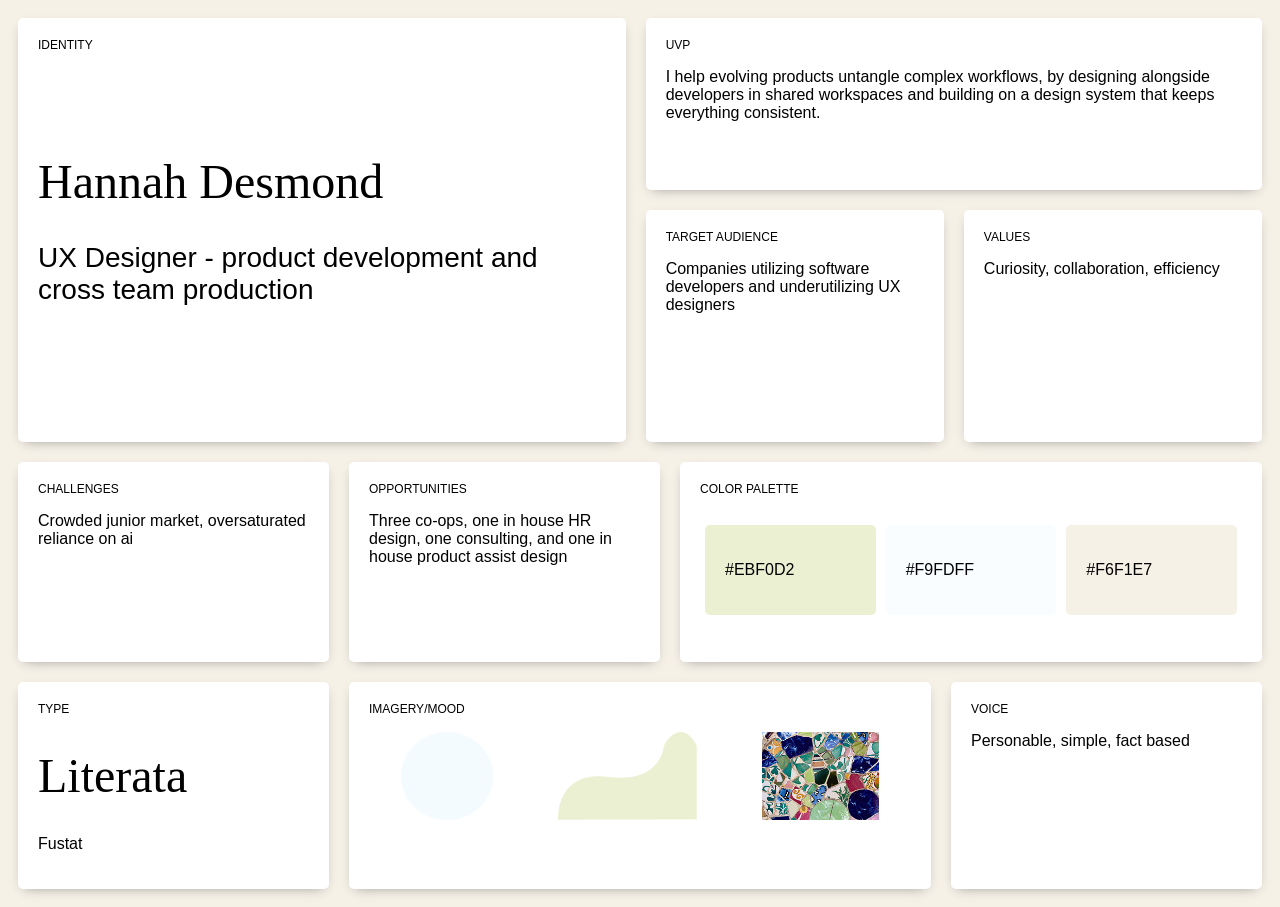
<file: brand-identity.html>
<!DOCTYPE html>
<html lang="en">
<head>
    <meta charset="UTF-8">
    <meta name="viewport" content="width=device-width, initial-scale=1.0">
    <link rel="stylesheet" href="class-styles.css">
    <title>Brand Identity</title>
</head>
<body class="tan">
    <main class="flex-horizontal">
        <div class= "identity-card main">
            <h3>IDENTITY</h3>
            <h1>Hannah Desmond</h1>
            <h2>UX Designer - product development and cross team production</h2>
        </div>
        <div class="card-holder">
            <div class="identity-card long">
                <h3>UVP</h3>
                <p>I help evolving products untangle complex workflows,  by designing alongside developers in shared workspaces and building on a design system that keeps everything consistent.</p>
            </div>
            <div class="identity-card short">
                <h3>TARGET AUDIENCE</h3>
                <p>Companies utilizing software developers and underutilizing UX designers</p>
            </div>
            <div class="identity-card short">
                <h3>VALUES</h3>
                <p>Curiosity, collaboration, efficiency</p>
            </div>
        </div>
        <div class="row-break"></div>
        <div class="identity-card short">
            <h3>CHALLENGES</h3>
            <p>Crowded junior market, oversaturated reliance on ai</p>
        </div>
        <div class="identity-card short">
            <h3>OPPORTUNITIES</h3>
            <p>Three co-ops, one in house HR design, one consulting, and one in house product assist design</p>
        </div>
        <div class="identity-card long">
            <h3>COLOR PALETTE</h3>
            <div class="colors">
                <div class="color-swatch green">
                <p>#EBF0D2</p>
                </div>
                <div class="color-swatch blue">
                    <p>#F9FDFF</p>
                </div>
                <div class="color-swatch tan">
                    <p>#F6F1E7</p>
                </div>
            </div>
        </div>
        <div class="row-break"></div>
        <div class="identity-card short">
            <h3>TYPE</h3>
            <h1 class="small">Literata</h1>
            <p>Fustat</p>
        </div>
        <div class="identity-card long">
            <h3>IMAGERY/MOOD</h3>
            <div class="image-row">
                <img src="content/blue-circle.png" alt="Image of a Circle">
                <img src="content/green-shwoop.png" alt="Image of an Organic Shape">
                <img src="content/main-img.png" alt="Image of Colorful Mosaic Tiles">
            </div>
        </div>
        <div class="identity-card short">
            <h3>VOICE</h3>
            <p>Personable, simple, fact based</p>
        </div>
    </main>
</body>
</html>
</file>
<file: class-styles.css>
:root{
    --serif-text: 'Literata', "./content/fonts/Literata-Regular.ttf", serif;
    --sans-serif-text: 'Fustat', "./content/fonts/Fustat-Regular.ttf", sans-serif;
}

body{
    background-color: #f0f0f0;
}
main{
    display: flex;
    flex-direction: row;
    flex-wrap: wrap;
    align-items: stretch;
}
h1{
    font:100% var(--serif-text);
    font-size: 3em;
}
h2{
    font:100% var(--sans-serif-text);
    font-size: 1.75em;
    margin: 0px;
}
h3{
    font:100% var(--sans-serif-text);
    font-size: 0.75em;
    margin: 0px;
}
p{
    font:100% var(--sans-serif-text);
    font-size: 1em;
}
.identity-card.main{
   flex: 1 1 24rem;
    min-height: 24rem;
    height: auto;
}


.identity-card{
    background-color: white;
    padding: 20px;
    margin: 10px;
    min-width: 0px;
    border-radius: 5px;
    box-shadow: 0px 4px 12px -6px #888888;

    transition: transform 0.25s ease, box-shadow 0.25s ease;
}

.identity-card.short{
    flex: 1 1 12rem;
    min-height: 10rem;
    height: auto;
}

.identity-card.long{
    flex: 2 1 24rem;
    height: auto;
}

.card-holder{
    flex: 1.2 1 26rem;
    display: flex;
    flex-direction: row;
    flex-wrap: wrap;
    align-items: stretch;
}

.colors{
    display: flex;
    flex-direction: row;
    margin-top: 1.5em;
    justify-content: space-around;
    flex-wrap: wrap;
}

.color-swatch{
    flex: 1 1 5rem;
    width: auto;
    min-width: 0;
    padding: 20px;
    margin: 5px;
    border-radius: 5px;
}
.image-row{
    display: flex;
    flex-direction: row;
    align-items: center;
    justify-content: space-around;
    height: 5.5rem;    
    margin-top: 1em;
}
.image-row img{
    flex: 0 1 auto;
    min-width: 0;
    max-width: 30%;
    height: 100%;
    object-fit: contain;
    margin: 5px;
}
.blue{
    background-color: #F9FDFF;
}

.green{
    background-color: #EBF0D2;
}

.tan{
    background-color: #F6F1E7;
}

.identity-card.main h3{
    margin-bottom: clamp(3em, 8vw, 12em);
}
.card-holder .identity-card.long{
    flex: 1 1 calc(100% - 60px);
}
.card-holder .identity-card.short{
    flex: 1 1 8rem;
}
.row-break{
    flex-basis: 100%;
    height: 0;
    margin: 0;
    padding: 0;
}

.identity-card:hover{
    transform: translateY(-4px) scale(1.01);
    box-shadow: 0 8px 16px rgba(0, 0, 0, 0.18);   
    position: relative;
    z-index: 1;
}
@media (max-width: 900px){
    h1{ font-size: 2.25em; }
    h2{ font-size: 1.4em; }
}
</file>
